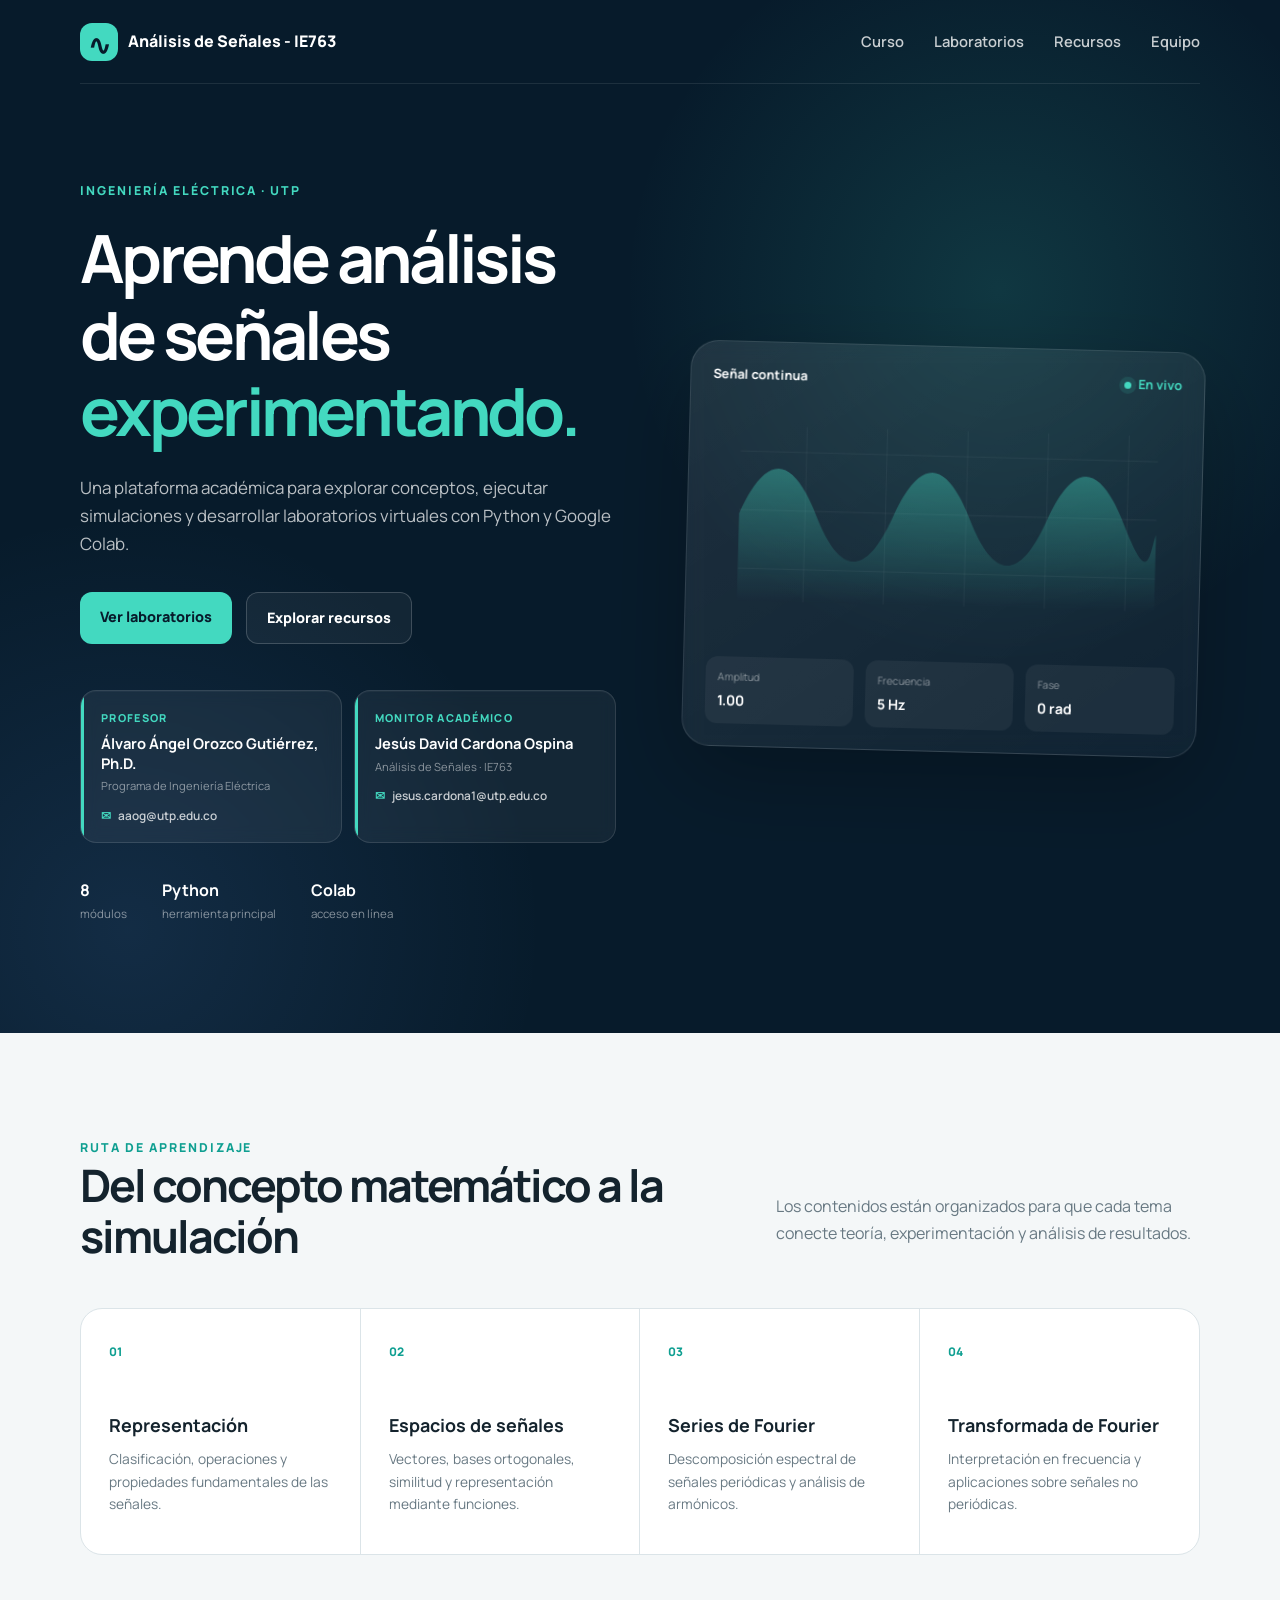
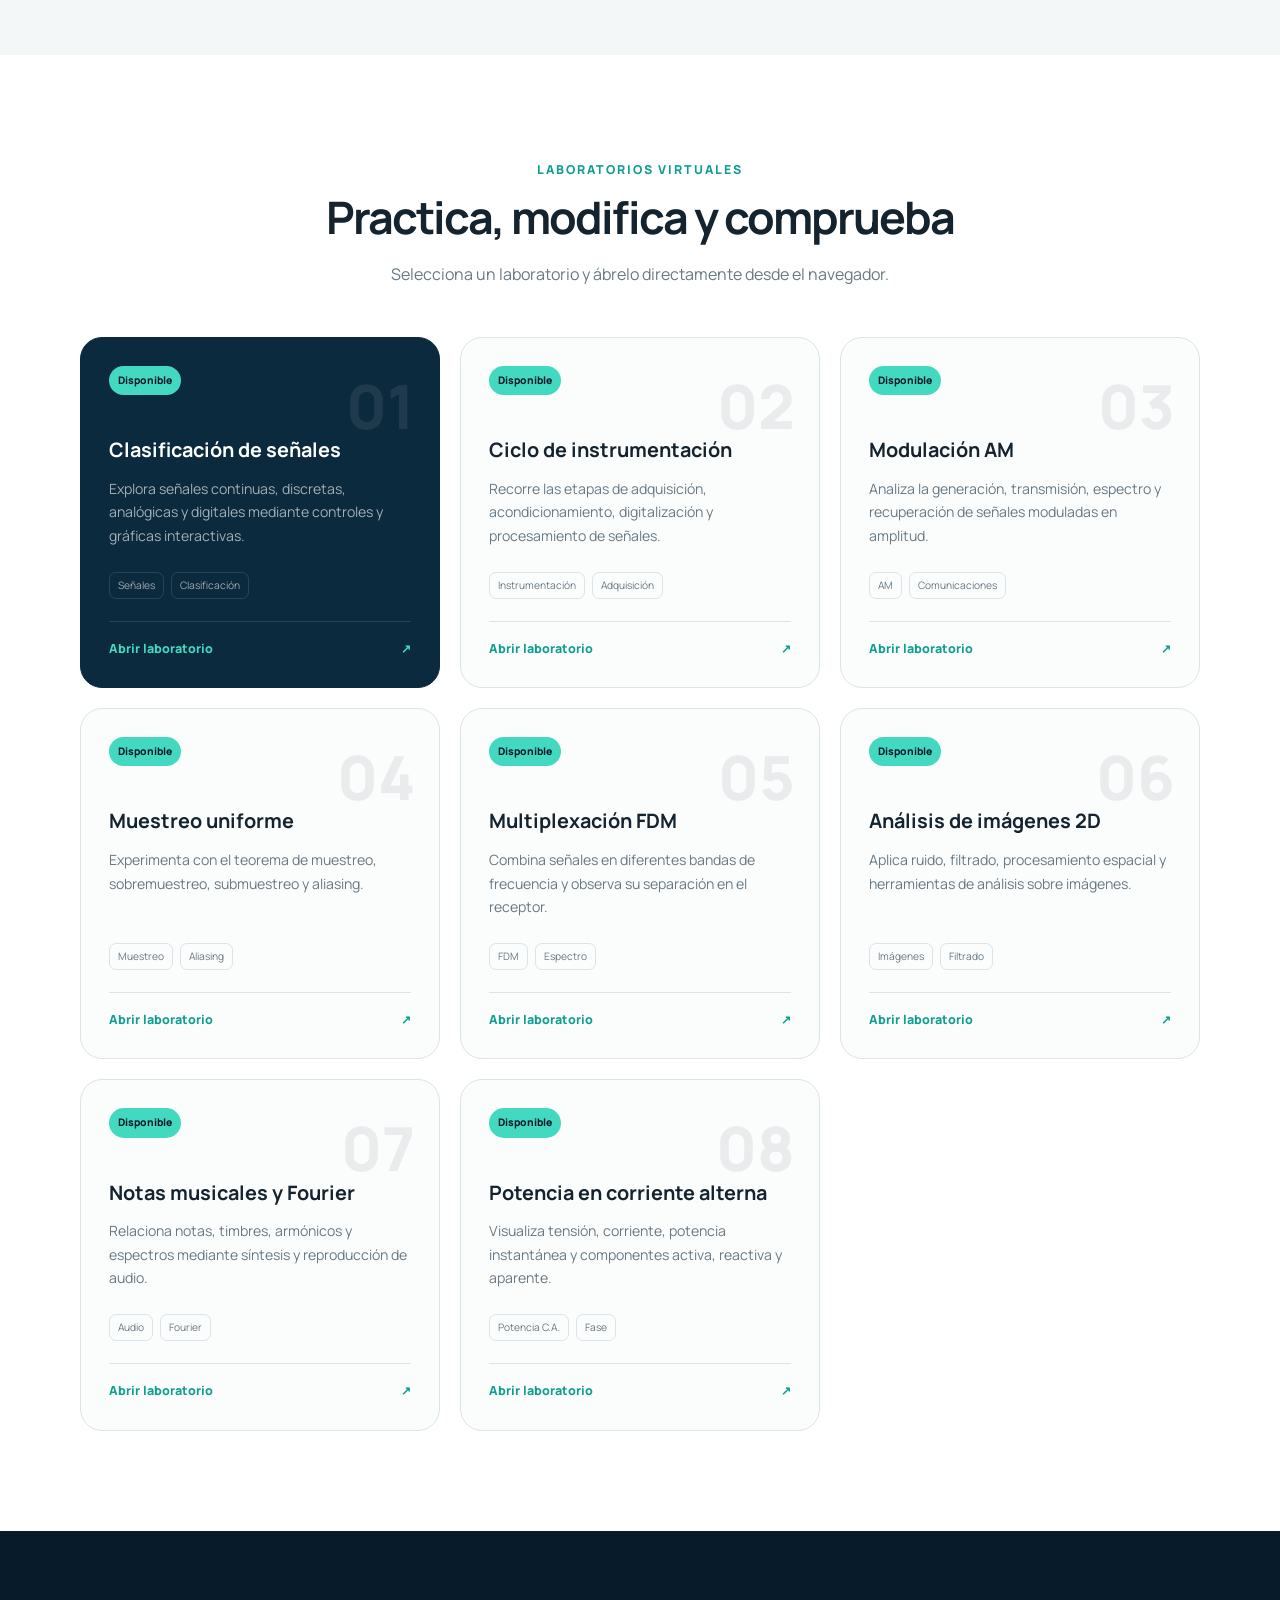
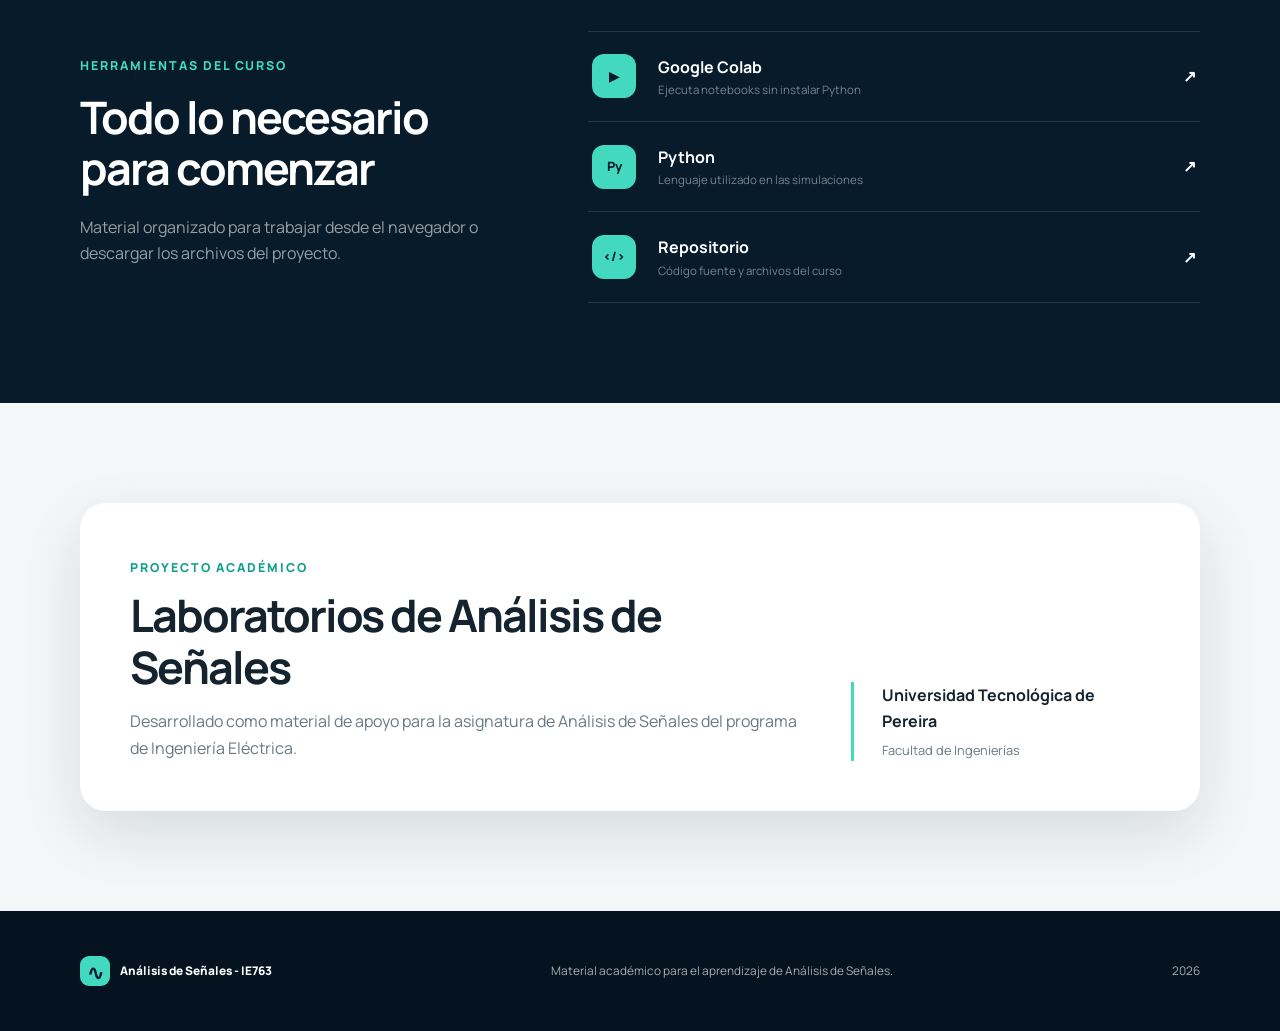
<file: index.html>
<!DOCTYPE html>
<html lang="es">
<head>
  <meta charset="UTF-8">
  <meta name="viewport" content="width=device-width, initial-scale=1.0">
  <meta name="description" content="Laboratorios virtuales y recursos de Análisis de Señales de la Universidad Tecnológica de Pereira.">
  <title>Análisis de Señales | Laboratorios virtuales</title>
  <link rel="preconnect" href="https://fonts.googleapis.com">
  <link rel="preconnect" href="https://fonts.gstatic.com" crossorigin>
  <link href="https://fonts.googleapis.com/css2?family=Manrope:wght@400;500;600;700;800&display=swap" rel="stylesheet">
  <link rel="stylesheet" href="css/styles.css?v=20260730-2">
  <style>
    .course-team {
      display: grid;
      grid-template-columns: repeat(2, minmax(0, 1fr));
      gap: 12px;
      max-width: 650px;
      margin: 0 0 34px;
    }
    .course-person {
      padding: 16px 18px;
      border: 1px solid rgba(255,255,255,.12);
      border-radius: 16px;
      background: rgba(255,255,255,.055);
      backdrop-filter: blur(8px);
    }
    .course-person strong,
    .course-person small,
    .course-person a { display: block; }
    .course-role {
      display: inline-block;
      margin-bottom: 7px;
      color: #43d9c0;
      font-size: .66rem;
      font-weight: 800;
      letter-spacing: .12em;
      text-transform: uppercase;
    }
    .course-person strong {
      color: #fff;
      font-size: .88rem;
      line-height: 1.35;
    }
    .course-person small {
      margin-top: 5px;
      color: rgba(255,255,255,.5);
      font-size: .68rem;
    }
    .course-person a {
      margin-top: 8px;
      color: rgba(255,255,255,.76);
      font-size: .72rem;
      font-weight: 600;
    }
    .course-person a:hover { color: #43d9c0; }
    @media (max-width: 650px) {
      .course-team { grid-template-columns: 1fr; }
    }
  </style>
</head>
<body>
  <header class="site-header" id="inicio">
    <nav class="navbar container" aria-label="Navegación principal">
      <a class="brand" href="#inicio">
        <span class="brand-mark">∿</span>
        <span>Análisis de Señales - IE763</span>
      </a>
      <button class="menu-button" type="button" aria-label="Abrir menú" aria-expanded="false">☰</button>
      <div class="nav-links">
        <a href="#curso">Curso</a>
        <a href="#laboratorios">Laboratorios</a>
        <a href="#recursos">Recursos</a>
        <a href="#equipo">Equipo</a>
      </div>
    </nav>

    <section class="hero container">
      <div class="hero-copy">
        <span class="eyebrow">Ingeniería Eléctrica · UTP</span>
        <h1>Aprende análisis de señales <span>experimentando.</span></h1>
        <p>Una plataforma académica para explorar conceptos, ejecutar simulaciones y desarrollar laboratorios virtuales con Python y Google Colab.</p>
        <div class="hero-actions">
          <a class="button primary" href="#laboratorios">Ver laboratorios</a>
          <a class="button secondary" href="#recursos">Explorar recursos</a>
        </div>

        <div class="course-team" aria-label="Equipo académico del curso">
          <article class="course-person">
            <span class="course-role">Profesor</span>
            <strong>Álvaro Ángel Orozco Gutiérrez, Ph.D.</strong>
            <small>Programa de Ingeniería Eléctrica</small>
            <a href="mailto:aaog@utp.edu.co">aaog@utp.edu.co</a>
          </article>
          <article class="course-person">
            <span class="course-role">Monitor académico</span>
            <strong>Jesús David Cardona Ospina</strong>
            <small>Análisis de Señales · IE763</small>
            <a href="mailto:jesus.cardona1@utp.edu.co">jesus.cardona1@utp.edu.co</a>
          </article>
        </div>

        <div class="hero-stats" aria-label="Resumen del contenido">
          <div><strong>6</strong><span>módulos</span></div>
          <div><strong>Python</strong><span>herramienta principal</span></div>
          <div><strong>Colab</strong><span>acceso en línea</span></div>
        </div>
      </div>

      <div class="signal-card" aria-label="Visualización animada de una señal">
        <div class="signal-card-top">
          <span>Señal continua</span>
          <span class="status-dot">En vivo</span>
        </div>
        <svg class="signal-plot" viewBox="0 0 640 320" role="img" aria-label="Gráfica estilizada de una señal sinusoidal">
          <defs>
            <linearGradient id="areaGradient" x1="0" y1="0" x2="0" y2="1">
              <stop offset="0%" stop-color="#43d9c0" stop-opacity="0.38"/>
              <stop offset="100%" stop-color="#43d9c0" stop-opacity="0"/>
            </linearGradient>
          </defs>
          <g class="grid-lines">
            <line x1="40" y1="70" x2="610" y2="70"/><line x1="40" y1="150" x2="610" y2="150"/><line x1="40" y1="230" x2="610" y2="230"/>
            <line x1="130" y1="35" x2="130" y2="275"/><line x1="240" y1="35" x2="240" y2="275"/><line x1="350" y1="35" x2="350" y2="275"/><line x1="460" y1="35" x2="460" y2="275"/><line x1="570" y1="35" x2="570" y2="275"/>
          </g>
          <path class="signal-area" d="M40 155 C75 72,110 72,145 155 S215 238,250 155 S320 72,355 155 S425 238,460 155 S530 72,565 155 S600 205,610 170 L610 275 L40 275 Z"/>
          <path class="signal-line" d="M40 155 C75 72,110 72,145 155 S215 238,250 155 S320 72,355 155 S425 238,460 155 S530 72,565 155 S600 205,610 170"/>
        </svg>
        <div class="signal-values">
          <span><small>Amplitud</small><strong>1.00</strong></span>
          <span><small>Frecuencia</small><strong>5 Hz</strong></span>
          <span><small>Fase</small><strong>0 rad</strong></span>
        </div>
      </div>
    </section>
  </header>

  <main>
    <section class="section course-section" id="curso">
      <div class="container split-heading">
        <div>
          <span class="eyebrow dark">Ruta de aprendizaje</span>
          <h2>Del concepto matemático a la simulación</h2>
        </div>
        <p>Los contenidos están organizados para que cada tema conecte teoría, experimentación y análisis de resultados.</p>
      </div>
      <div class="container learning-grid">
        <article><span>01</span><h3>Representación</h3><p>Clasificación, operaciones y propiedades fundamentales de las señales.</p></article>
        <article><span>02</span><h3>Espacios de señales</h3><p>Vectores, bases ortogonales, similitud y representación mediante funciones.</p></article>
        <article><span>03</span><h3>Series de Fourier</h3><p>Descomposición espectral de señales periódicas y análisis de armónicos.</p></article>
        <article><span>04</span><h3>Transformada de Fourier</h3><p>Interpretación en frecuencia y aplicaciones sobre señales no periódicas.</p></article>
      </div>
    </section>

    <section class="section labs-section" id="laboratorios">
      <div class="container section-heading centered">
        <span class="eyebrow dark">Laboratorios virtuales</span>
        <h2>Practica, modifica y comprueba</h2>
        <p>Cada laboratorio tendrá una guía, un cuaderno ejecutable y actividades de análisis.</p>
      </div>
      <div class="container lab-grid">
        <article class="lab-card featured">
          <div class="lab-number">01</div>
          <span class="tag available">Disponible próximamente</span>
          <h3>Representación y clasificación de señales</h3>
          <p>Generación de señales continuas y discretas, transformaciones temporales y clasificación.</p>
          <div class="lab-meta"><span>Python</span><span>Google Colab</span></div>
          <a href="#" aria-disabled="true">Abrir laboratorio <span>→</span></a>
        </article>
        <article class="lab-card">
          <div class="lab-number">02</div>
          <span class="tag">En preparación</span>
          <h3>Similitud y espacios de representación</h3>
          <p>Producto interno, ortogonalidad y aproximación de señales mediante bases.</p>
          <div class="lab-meta"><span>Python</span><span>Vectores</span></div>
          <a href="#" aria-disabled="true">Abrir laboratorio <span>→</span></a>
        </article>
        <article class="lab-card">
          <div class="lab-number">03</div>
          <span class="tag">En preparación</span>
          <h3>Series de Fourier</h3>
          <p>Reconstrucción de señales periódicas y efecto del número de armónicos.</p>
          <div class="lab-meta"><span>Python</span><span>Fourier</span></div>
          <a href="#" aria-disabled="true">Abrir laboratorio <span>→</span></a>
        </article>
        <article class="lab-card">
          <div class="lab-number">04</div>
          <span class="tag">En preparación</span>
          <h3>Transformada de Fourier</h3>
          <p>Análisis espectral, resolución en frecuencia y propiedades de la transformada.</p>
          <div class="lab-meta"><span>FFT</span><span>Espectro</span></div>
          <a href="#" aria-disabled="true">Abrir laboratorio <span>→</span></a>
        </article>
        <article class="lab-card">
          <div class="lab-number">05</div>
          <span class="tag">En preparación</span>
          <h3>Aplicaciones de Fourier</h3>
          <p>Filtrado, densidad espectral y análisis de señales reales.</p>
          <div class="lab-meta"><span>Filtros</span><span>Aplicaciones</span></div>
          <a href="#" aria-disabled="true">Abrir laboratorio <span>→</span></a>
        </article>
        <article class="lab-card">
          <div class="lab-number">06</div>
          <span class="tag">En preparación</span>
          <h3>Modulación AM</h3>
          <p>Generación, análisis espectral y recuperación de señales moduladas en amplitud.</p>
          <div class="lab-meta"><span>AM</span><span>Comunicaciones</span></div>
          <a href="#" aria-disabled="true">Abrir laboratorio <span>→</span></a>
        </article>
      </div>
    </section>

    <section class="section resources-section" id="recursos">
      <div class="container resources-layout">
        <div>
          <span class="eyebrow">Herramientas del curso</span>
          <h2>Todo lo necesario para comenzar</h2>
          <p>Material organizado para trabajar desde el navegador o descargar los archivos del proyecto.</p>
        </div>
        <div class="resource-list">
          <a href="https://colab.research.google.com/" target="_blank" rel="noopener"><span class="resource-icon">▶</span><span><strong>Google Colab</strong><small>Ejecuta notebooks sin instalar Python</small></span><b>↗</b></a>
          <a href="https://www.python.org/" target="_blank" rel="noopener"><span class="resource-icon">Py</span><span><strong>Python</strong><small>Lenguaje utilizado en las simulaciones</small></span><b>↗</b></a>
          <a href="https://github.com/jesuscard444/Curso_signals" target="_blank" rel="noopener"><span class="resource-icon">&lt;/&gt;</span><span><strong>Repositorio</strong><small>Código fuente y archivos del curso</small></span><b>↗</b></a>
        </div>
      </div>
    </section>

    <section class="section team-section" id="equipo">
      <div class="container team-card">
        <div>
          <span class="eyebrow dark">Proyecto académico</span>
          <h2>Laboratorios de Análisis de Señales</h2>
          <p>Desarrollado como material de apoyo para la asignatura de Análisis de Señales del programa de Ingeniería Eléctrica.</p>
        </div>
        <div class="institution">
          <strong>Universidad Tecnológica de Pereira</strong>
          <span>Facultad de Ingenierías</span>
        </div>
      </div>
    </section>
  </main>

  <footer>
    <div class="container footer-content">
      <a class="brand" href="#inicio"><span class="brand-mark">∿</span><span>Análisis de Señales - IE763</span></a>
      <p>Material académico para el aprendizaje de Análisis de Señales.</p>
      <span>2026</span>
    </div>
  </footer>
  <script src="js/main.js?v=20260730-2"></script>
</body>
</html>
</file>
<file: css/styles.css>
:root {
  --navy: #071b2b;
  --navy-soft: #0c2a3d;
  --teal: #43d9c0;
  --teal-dark: #0f9f91;
  --blue: #69a9ff;
  --paper: #f4f7f8;
  --white: #ffffff;
  --ink: #14232d;
  --muted: #687983;
  --line: #dbe4e8;
  --shadow: 0 22px 60px rgba(7, 27, 43, 0.12);
}

* { box-sizing: border-box; }
html { scroll-behavior: smooth; }
body {
  margin: 0;
  font-family: "Manrope", sans-serif;
  color: var(--ink);
  background: var(--paper);
  line-height: 1.65;
}
a { color: inherit; text-decoration: none; }
button { font: inherit; }
.container { width: min(1120px, calc(100% - 40px)); margin-inline: auto; }

.site-header {
  min-height: 760px;
  color: var(--white);
  overflow: hidden;
  background:
    radial-gradient(circle at 78% 28%, rgba(67, 217, 192, 0.15), transparent 30%),
    radial-gradient(circle at 10% 90%, rgba(105, 169, 255, 0.12), transparent 28%),
    var(--navy);
}
.navbar {
  min-height: 84px;
  display: flex;
  align-items: center;
  justify-content: space-between;
  border-bottom: 1px solid rgba(255,255,255,.09);
}
.brand { display: inline-flex; align-items: center; gap: 10px; font-weight: 800; }
.brand-mark {
  display: grid; place-items: center; width: 38px; height: 38px;
  border-radius: 12px; color: var(--navy); background: var(--teal); font-size: 27px;
}
.nav-links { display: flex; align-items: center; gap: 30px; }
.nav-links a { color: rgba(255,255,255,.78); font-size: .92rem; font-weight: 600; }
.nav-links a:hover { color: var(--teal); }
.menu-button { display: none; border: 0; background: transparent; color: white; font-size: 1.5rem; }

.hero { display: grid; grid-template-columns: 1.02fr .98fr; gap: 70px; align-items: center; padding: 92px 0 110px; }
.eyebrow {
  display: inline-block; color: var(--teal); font-size: .77rem; font-weight: 800;
  letter-spacing: .16em; text-transform: uppercase;
}
.eyebrow.dark { color: var(--teal-dark); }
.hero h1, h2, h3 { line-height: 1.15; margin-top: 0; }
.hero h1 { margin: 18px 0 24px; font-size: clamp(2.8rem, 5.2vw, 5rem); letter-spacing: -.055em; }
.hero h1 span { color: var(--teal); }
.hero-copy > p { max-width: 620px; color: rgba(255,255,255,.72); font-size: 1.06rem; }
.hero-actions { display: flex; flex-wrap: wrap; gap: 14px; margin: 34px 0 46px; }
.button { padding: 13px 20px; border-radius: 12px; font-weight: 800; font-size: .9rem; }
.button.primary { color: var(--navy); background: var(--teal); }
.button.secondary { border: 1px solid rgba(255,255,255,.18); background: rgba(255,255,255,.05); }
.button:hover { transform: translateY(-2px); }
.hero-stats { display: flex; gap: 35px; }
.hero-stats div { display: flex; flex-direction: column; }
.hero-stats strong { font-size: 1rem; }
.hero-stats span { color: rgba(255,255,255,.5); font-size: .72rem; }

.signal-card {
  padding: 22px; border: 1px solid rgba(255,255,255,.12); border-radius: 28px;
  background: linear-gradient(145deg, rgba(255,255,255,.09), rgba(255,255,255,.03));
  box-shadow: 0 30px 90px rgba(0,0,0,.25); backdrop-filter: blur(10px);
  transform: rotate(1.5deg);
}
.signal-card-top, .signal-values { display: flex; align-items: center; justify-content: space-between; }
.signal-card-top { font-size: .8rem; font-weight: 700; }
.status-dot { color: var(--teal); }
.status-dot::before { content: ""; display: inline-block; width: 7px; height: 7px; margin-right: 7px; border-radius: 50%; background: var(--teal); box-shadow: 0 0 0 5px rgba(67,217,192,.12); }
.signal-plot { width: 100%; margin-block: 15px; }
.grid-lines line { stroke: rgba(255,255,255,.08); stroke-width: 1; }
.signal-area { fill: url(#areaGradient); }
.signal-line { fill: none; stroke: var(--teal); stroke-width: 5; stroke-linecap: round; filter: drop-shadow(0 0 7px rgba(67,217,192,.55)); stroke-dasharray: 1000; animation: draw 3s ease both; }
@keyframes draw { from { stroke-dashoffset: 1000; } to { stroke-dashoffset: 0; } }
.signal-values { gap: 12px; }
.signal-values span { flex: 1; padding: 12px; border-radius: 12px; background: rgba(255,255,255,.05); }
.signal-values small, .signal-values strong { display: block; }
.signal-values small { color: rgba(255,255,255,.48); font-size: .65rem; }
.signal-values strong { margin-top: 3px; font-size: .88rem; }

.section { padding: 100px 0; }
.split-heading { display: grid; grid-template-columns: 1.2fr .8fr; gap: 60px; align-items: end; margin-bottom: 46px; }
h2 { margin-bottom: 0; font-size: clamp(2rem, 3.5vw, 3.35rem); letter-spacing: -.045em; }
.split-heading > p, .section-heading p { color: var(--muted); }
.learning-grid { display: grid; grid-template-columns: repeat(4,1fr); border: 1px solid var(--line); border-radius: 22px; overflow: hidden; background: white; }
.learning-grid article { min-height: 245px; padding: 28px; border-right: 1px solid var(--line); }
.learning-grid article:last-child { border-right: 0; }
.learning-grid article > span { color: var(--teal-dark); font-size: .74rem; font-weight: 800; }
.learning-grid h3 { margin: 52px 0 12px; font-size: 1.12rem; }
.learning-grid p { margin: 0; color: var(--muted); font-size: .86rem; }

.labs-section { background: var(--white); }
.section-heading.centered { max-width: 680px; margin: 0 auto 50px; text-align: center; }
.section-heading h2 { margin: 10px 0 18px; }
.lab-grid { display: grid; grid-template-columns: repeat(3,1fr); gap: 20px; }
.lab-card {
  position: relative; min-height: 350px; padding: 28px; border: 1px solid var(--line); border-radius: 22px;
  display: flex; flex-direction: column; background: #fbfcfc; transition: .25s ease;
}
.lab-card:hover { transform: translateY(-6px); box-shadow: var(--shadow); border-color: transparent; }
.lab-card.featured { color: white; background: var(--navy-soft); border-color: var(--navy-soft); }
.lab-number { position: absolute; right: 24px; top: 18px; color: rgba(20,35,45,.08); font-size: 3.8rem; font-weight: 800; }
.featured .lab-number { color: rgba(255,255,255,.08); }
.tag { align-self: flex-start; padding: 6px 9px; border-radius: 999px; color: var(--muted); background: #eaf0f2; font-size: .65rem; font-weight: 800; }
.tag.available { color: var(--navy); background: var(--teal); }
.lab-card h3 { position: relative; margin: 44px 0 15px; font-size: 1.24rem; }
.lab-card p { margin: 0; color: var(--muted); font-size: .88rem; }
.featured p { color: rgba(255,255,255,.62); }
.lab-meta { display: flex; gap: 7px; margin: auto 0 22px; padding-top: 25px; }
.lab-meta span { padding: 4px 8px; border: 1px solid var(--line); border-radius: 7px; color: var(--muted); font-size: .64rem; }
.featured .lab-meta span { border-color: rgba(255,255,255,.12); color: rgba(255,255,255,.6); }
.lab-card > a { display: flex; justify-content: space-between; padding-top: 17px; border-top: 1px solid var(--line); font-size: .78rem; font-weight: 800; opacity: .55; pointer-events: none; }
.featured > a { border-color: rgba(255,255,255,.12); }

.resources-section { color: white; background: var(--navy); }
.resources-layout { display: grid; grid-template-columns: .8fr 1.2fr; gap: 100px; align-items: center; }
.resources-layout h2 { margin: 14px 0 20px; }
.resources-layout > div:first-child p { color: rgba(255,255,255,.58); }
.resource-list { border-top: 1px solid rgba(255,255,255,.12); }
.resource-list a { display: grid; grid-template-columns: 48px 1fr auto; gap: 18px; align-items: center; padding: 22px 4px; border-bottom: 1px solid rgba(255,255,255,.12); }
.resource-list a:hover { color: var(--teal); }
.resource-icon { display: grid; place-items: center; width: 44px; height: 44px; border-radius: 12px; color: var(--navy); background: var(--teal); font-size: .8rem; font-weight: 800; }
.resource-list strong, .resource-list small { display: block; }
.resource-list small { color: rgba(255,255,255,.46); font-size: .72rem; }

.team-card { display: flex; justify-content: space-between; align-items: end; gap: 50px; padding: 50px; border-radius: 26px; background: white; box-shadow: var(--shadow); }
.team-card h2 { max-width: 620px; margin: 10px 0 16px; }
.team-card p { max-width: 680px; margin: 0; color: var(--muted); }
.institution { min-width: 260px; padding-left: 28px; border-left: 3px solid var(--teal); }
.institution strong, .institution span { display: block; }
.institution span { margin-top: 5px; color: var(--muted); font-size: .8rem; }

footer { color: rgba(255,255,255,.65); background: #04131f; }
.footer-content { min-height: 120px; display: flex; justify-content: space-between; align-items: center; gap: 30px; font-size: .74rem; }
.footer-content .brand { color: white; }
.footer-content .brand-mark { width: 30px; height: 30px; border-radius: 9px; font-size: 20px; }

@media (max-width: 900px) {
  .hero { grid-template-columns: 1fr; padding-top: 65px; }
  .signal-card { max-width: 680px; transform: none; }
  .learning-grid { grid-template-columns: repeat(2,1fr); }
  .learning-grid article:nth-child(2) { border-right: 0; }
  .learning-grid article:nth-child(-n+2) { border-bottom: 1px solid var(--line); }
  .lab-grid { grid-template-columns: repeat(2,1fr); }
  .resources-layout { grid-template-columns: 1fr; gap: 40px; }
  .team-card { align-items: flex-start; flex-direction: column; }
}

@media (max-width: 650px) {
  .container { width: min(100% - 28px, 1120px); }
  .site-header { min-height: auto; }
  .menu-button { display: block; }
  .nav-links { position: absolute; z-index: 10; top: 75px; left: 14px; right: 14px; display: none; flex-direction: column; align-items: flex-start; gap: 12px; padding: 20px; border: 1px solid rgba(255,255,255,.1); border-radius: 14px; background: var(--navy-soft); box-shadow: var(--shadow); }
  .nav-links.open { display: flex; }
  .hero { gap: 45px; padding: 58px 0 75px; }
  .hero h1 { font-size: 2.65rem; }
  .hero-stats { gap: 18px; }
  .signal-card { padding: 15px; }
  .signal-values { flex-direction: column; align-items: stretch; }
  .section { padding: 72px 0; }
  .split-heading { grid-template-columns: 1fr; gap: 18px; }
  .learning-grid, .lab-grid { grid-template-columns: 1fr; }
  .learning-grid article { border-right: 0; border-bottom: 1px solid var(--line); }
  .learning-grid article:last-child { border-bottom: 0; }
  .lab-card { min-height: 330px; }
  .team-card { padding: 30px 24px; }
  .institution { min-width: 0; }
  .footer-content { padding: 30px 0; flex-direction: column; align-items: flex-start; }
}
</file>
